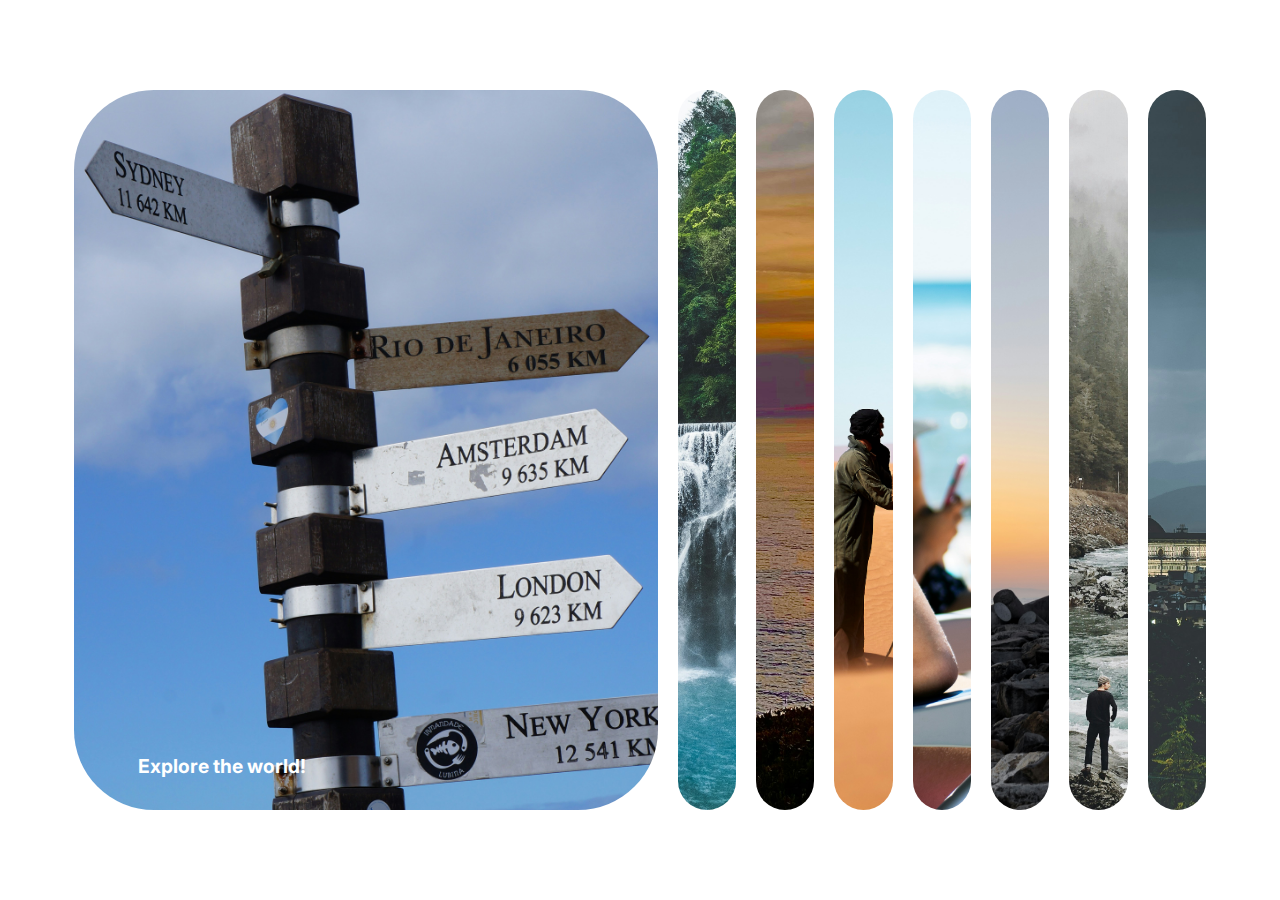
<file: Day-01-ExpandingPanels/index.html>
<!DOCTYPE html>
<html lang="en">
<head>
    <meta charset="UTF-8">
    <meta name="viewport" content="width=device-width, initial-scale=1.0">
    <link rel="stylesheet" href="./style.css">
    <title>Expanding Panels</title>
</head>
<body>
    <div class="container">
        <div class="panel active" style="background-image: url(./Assets/bruno-wolff-l5-za_iUUdA-unsplash.jpg);">
            <h3>Explore the world!</h3>
        </div>
        <div class="panel" style="background-image: url(./Assets/rei-kim-X5CyweAStIY-unsplash.jpg);">
            <h3>Waterfall</h3>
        </div>
        <div class="panel" style="background-image: url(./Assets/melissa-askew-mYzSRaKLMVE-unsplash.jpg);">
            <h3>Sunset Lighthouse</h3>
        </div>
        <div class="panel" style="background-image: url(./Assets/fabien-bazanegue-1Lw1ZSRPm7o-unsplash.jpg);">
            <h3>Dessert-Camels</h3>
        </div>
        <div class="panel" style="background-image: url(./Assets/tomas-salas-ZSvlTa6yARw-unsplash.jpg);">
            <h3>Beach-ladies</h3>
        </div>
        <div class="panel" style="background-image: url(./Assets/paulius-dragunas-Nhs0sLAn1Is-unsplash.jpg);">
            <h3>Lighthouse-Dark</h3>
        </div>
        <div class="panel" style="background-image: url(./Assets/steve-carter-Ixp4YhCKZkI-unsplash.jpg);">
            <h3>River-rocks</h3>
        </div>
        <div class="panel" style="background-image: url(./Assets/karsten-winegeart-QJUJXvnfPws-unsplash.jpg);">
            <h3>Night City View</h3>
        </div>
    </div>
    
    <script src="./script.js"></script>
</body>
</html>
</file>
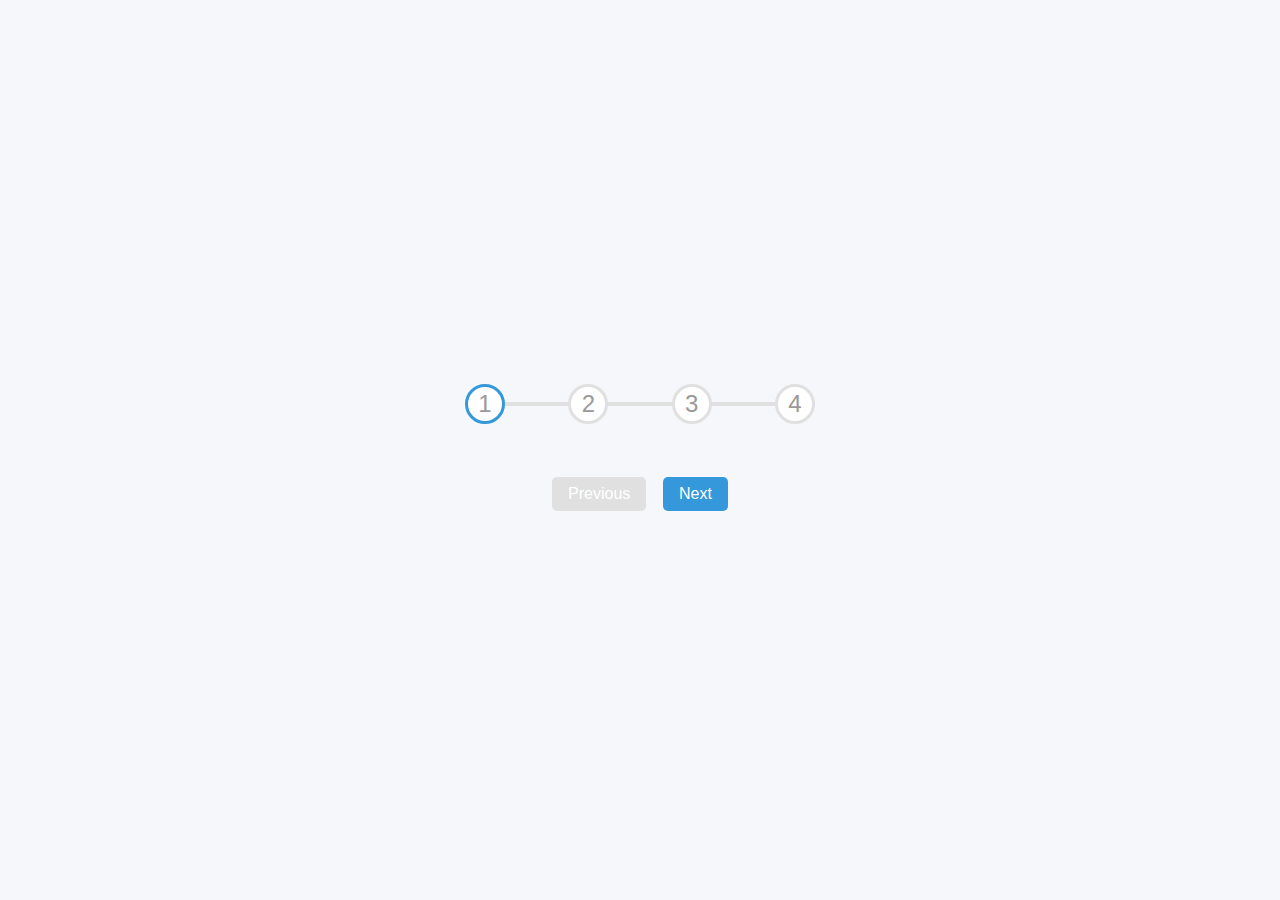
<file: Day-02-ProgressSteps/index.html>
<!DOCTYPE html>
<html lang="en">
<head>
    <meta charset="UTF-8">
    <meta name="viewport" content="width=device-width, initial-scale=1.0">
    <link rel="stylesheet" href="./style.css">
    <title>Progress Steps</title>
</head>
<body>
    <div class="container">
        <div class="progress-container">
            <div class="progress" id="progress"></div>
            <div class="circle active">1</div>
            <div class="circle">2</div>
            <div class="circle">3</div>
            <div class="circle">4</div>
        </div>
        <button class="btn" id="prev" disabled>Previous</button>
        <button class="btn" id="next">Next</button>
    </div>
    <script src="./script.js"></script>
</body>
</html>
</file>
<file: Day-01-ExpandingPanels/style.css>
@import url('https://fonts.googleapis.com/css2?family=Inter:opsz,wght@14..32,100..900&display=swap');

* {
  box-sizing: border-box;
}

body {
    font-family: "Inter", sans-serif;
    display: flex;
    align-items: center;
    justify-content: center;
    height: 100vh;
    overflow: hidden;
    margin: 0;
}

.container {
    display: flex;
    width: 90vw;
    margin: auto;
}

.panel {
    background-size: cover;
    background-position: center;
    background-repeat: no-repeat;
    object-fit: cover;
    height: 80vh;
    border-radius: 5rem;
    cursor: pointer;
    flex: 0.5;
    margin: 10px;
    position: relative;
    transition: flex 1s ease-in-out;
}

.panel h3 {
    font-size: 1.2rem;
    color: white;
    position: absolute;
    bottom: 2rem;
    left: 4rem;
    margin: 0;
    opacity: 0;
}

.panel.active {
    flex: 5;
}

.panel.active h3 {
    opacity: 1;
}

@media(max-width:480px) {
    .container {
        width: 100vw;
    }

    .panel:nth-of-type(4),
    .panel:nth-of-type(5),
    .panel:nth-of-type(6),
    .panel:nth-of-type(7) {
        display: none;
    }
}
</file>
<file: Day-02-ProgressSteps/style.css>
* {
    box-sizing: border-box;
    margin: 0;
    padding: 0;
}

:root {
    --line-border-fill: #3498db;
    --line-border-empty: #e0e0e0;
    --bg-clr: #f6f7fb;
    --circle-bg: #fff;
    --circle-clr: #999;
}

body {
    font-family: 'Gill Sans', 'Gill Sans MT', Calibri, 'Trebuchet MS', sans-serif;
    display: flex;
    justify-content: center;
    align-items: center;
    overflow: hidden;
    height: 100vh;
    background-color: var(--bg-clr);
    font-size: 1.5rem;
}

.container {
    text-align: center;
}

.progress-container {
    display: flex;
    justify-content: space-between;
    position: relative;
    margin-bottom: 3rem;
    max-width: 100%;
    width: 350px;
}

.progress-container::before{
    content: "";
    background-color: var(--line-border-empty);
    position: absolute;
    top: 50%;
    left: 0;
    transform:  translateY(-50%);
    height: 4px;
    width: 100%;
    z-index: -1;
}

.progress {
    background-color: var(--line-border-fill);
    position: absolute;
    top: 50%;
    left: 0;
    transform:  translateY(-50%);
    height: 4px;
    width: 0%;
    transition: 0.4s ease;
    z-index: -1;
}

.circle {
    background-color: var(--circle-bg);
    color: var(--circle-clr);
    width: 40px;
    height: 40px;
    border-radius: 50%;
    display: flex;
    align-items: center;
    justify-content: center;
    border: 3px solid var(--line-border-empty);
    transition: .4s ease;
}

.circle.active {
   border-color: var(--line-border-fill);
}

.btn {
    background-color: var(--line-border-fill);
    color: #fff;
    border: 0;
    font-family: inherit;
    padding: .5rem 1rem;
    border-radius: 5px;
    font-size: 1rem;
    cursor: pointer;
    margin: 5px;
}

.btn:active {
    transform: scale(0.98);
}


.btn:focus {
    outline: none;
}

.btn:disabled {
    background-color: var(--line-border-empty);
    cursor: not-allowed; 
}
</file>
